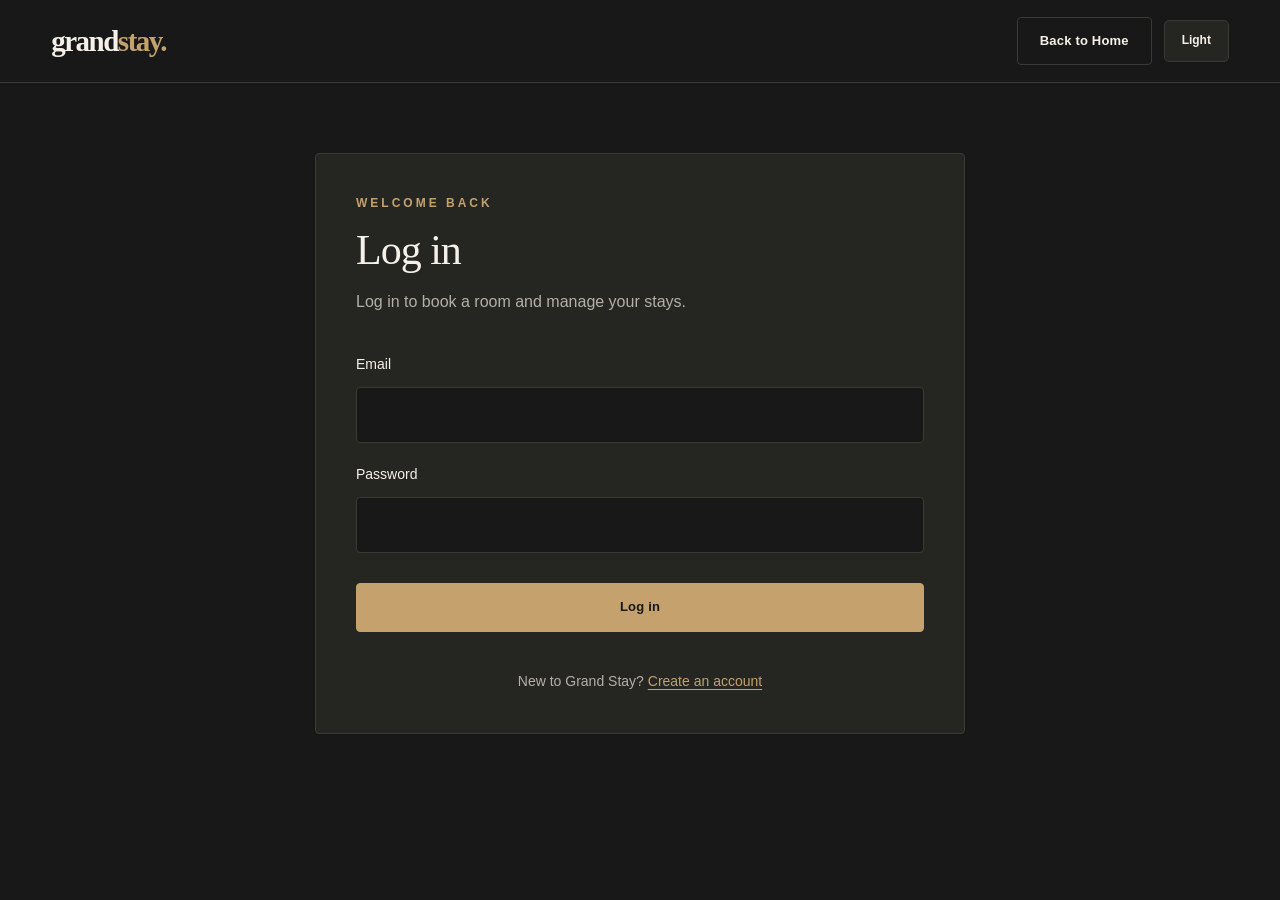
<file: hotelmanagement/frontend/booking.html>
<!DOCTYPE html>
<html lang="en">

<head>
    <meta charset="UTF-8">
    <meta name="viewport" content="width=device-width, initial-scale=1.0">
    <meta name="description" content="Book your stay at Grand Stay Hotel.">
    <title>Book a Stay | Grand Stay</title>
    <link rel="stylesheet" href="style.css">
</head>

<body class="dark-mode">

    <header class="site-header">
        <div class="nav-container">
            <a href="index.html" class="logo">
                grand<span>stay.</span>
            </a>

            <div class="header-actions">
                <a href="index.html" class="btn btn-secondary">
                    Back to Home
                </a>
                <div id="auth-area" class="auth-area"></div>
                <button id="theme-toggle" class="theme-toggle" type="button">
                    <span id="theme-icon">Light</span>
                </button>
            </div>
        </div>
    </header>

    <main class="booking-page">
        <section class="booking-form-section">
            <p class="section-label">YOUR STAY, YOUR WAY</p>
            <h1>Reserve Your Room</h1>
            <p>
                Choose a room type and your dates. We'll assign you an available room of that type.
            </p>

            <form id="booking-form">
                <label for="room-id">Select Room Type</label>
                <select id="room-id" name="roomType" required>
                    <option value="">Loading room types...</option>
                </select>

                <label for="check-in">Check-in Date</label>
                <input type="date" id="check-in" name="checkIn" required>

                <label for="check-out">Check-out Date</label>
                <input type="date" id="check-out" name="checkOut" required>

                <label for="guests">Number of Guests</label>
                <input type="number" id="guests" name="guests" min="1" max="10" value="1" required>

                <button type="submit" class="btn">
                    Continue to Booking
                </button>

                <p id="booking-message" role="status"></p>
            </form>
        </section>
    </main>

    <script src="config.js"></script>
    <script src="auth.js"></script>
    <script src="booking.js"></script>
</body>

</html>
</file>
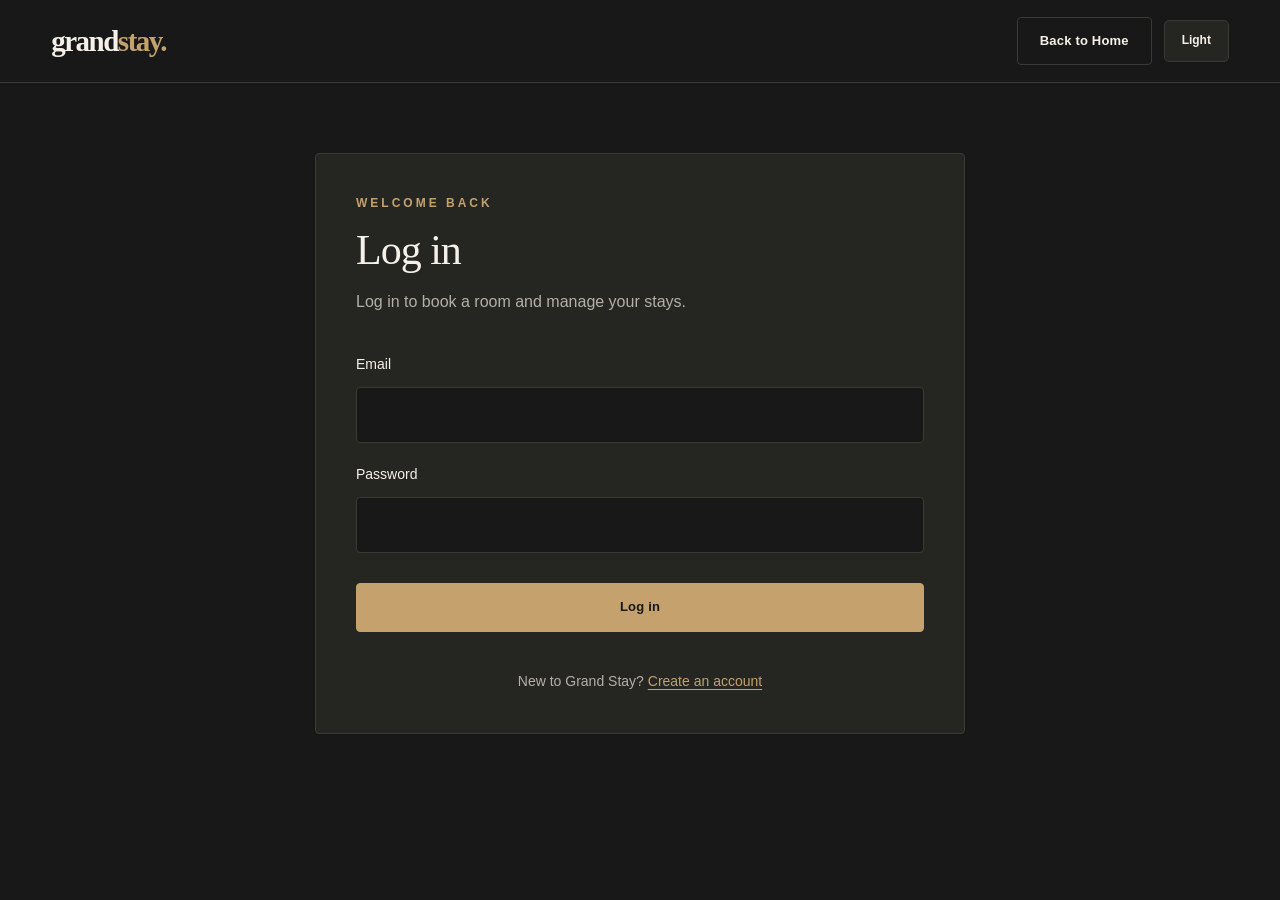
<file: hotelmanagement/frontend/confirmation.html>
<!DOCTYPE html>
<html lang="en">

<head>
    <meta charset="UTF-8">
    <meta name="viewport" content="width=device-width, initial-scale=1.0">
    <meta name="description" content="Your Grand Stay booking confirmation.">
    <title>Booking Confirmed | Grand Stay</title>
    <link rel="stylesheet" href="style.css">
</head>

<body class="dark-mode">

    <header class="site-header">
        <div class="nav-container">
            <a href="index.html" class="logo">
                grand<span>stay.</span>
            </a>

            <div class="header-actions">
                <div id="auth-area" class="auth-area"></div>
                <button id="theme-toggle" class="theme-toggle" type="button">
                    <span id="theme-icon">Light</span>
                </button>
            </div>
        </div>
    </header>

    <main class="confirmation-page">
        <section class="confirmation-card">
            <p class="section-label">GRAND STAY HOTEL</p>

            <div class="confirmation-symbol" aria-hidden="true">✓</div>

            <h1>Booking Confirmed</h1>
            <p class="confirmation-intro">
                Thank you for choosing Grand Stay. Your booking details are below.
            </p>

            <div id="confirmation-details">
                <p>Loading your booking details...</p>
            </div>

            <div class="confirmation-actions">
                <a href="index.html" class="btn">Return to Home</a>
                <button id="print-booking" class="btn btn-secondary" type="button">
                    Print Confirmation
                </button>
            </div>

            <p id="confirmation-message" role="status"></p>
        </section>
    </main>

    <script src="config.js"></script>
    <script src="auth.js"></script>
    <script src="confirmation.js"></script>
</body>

</html>
</file>
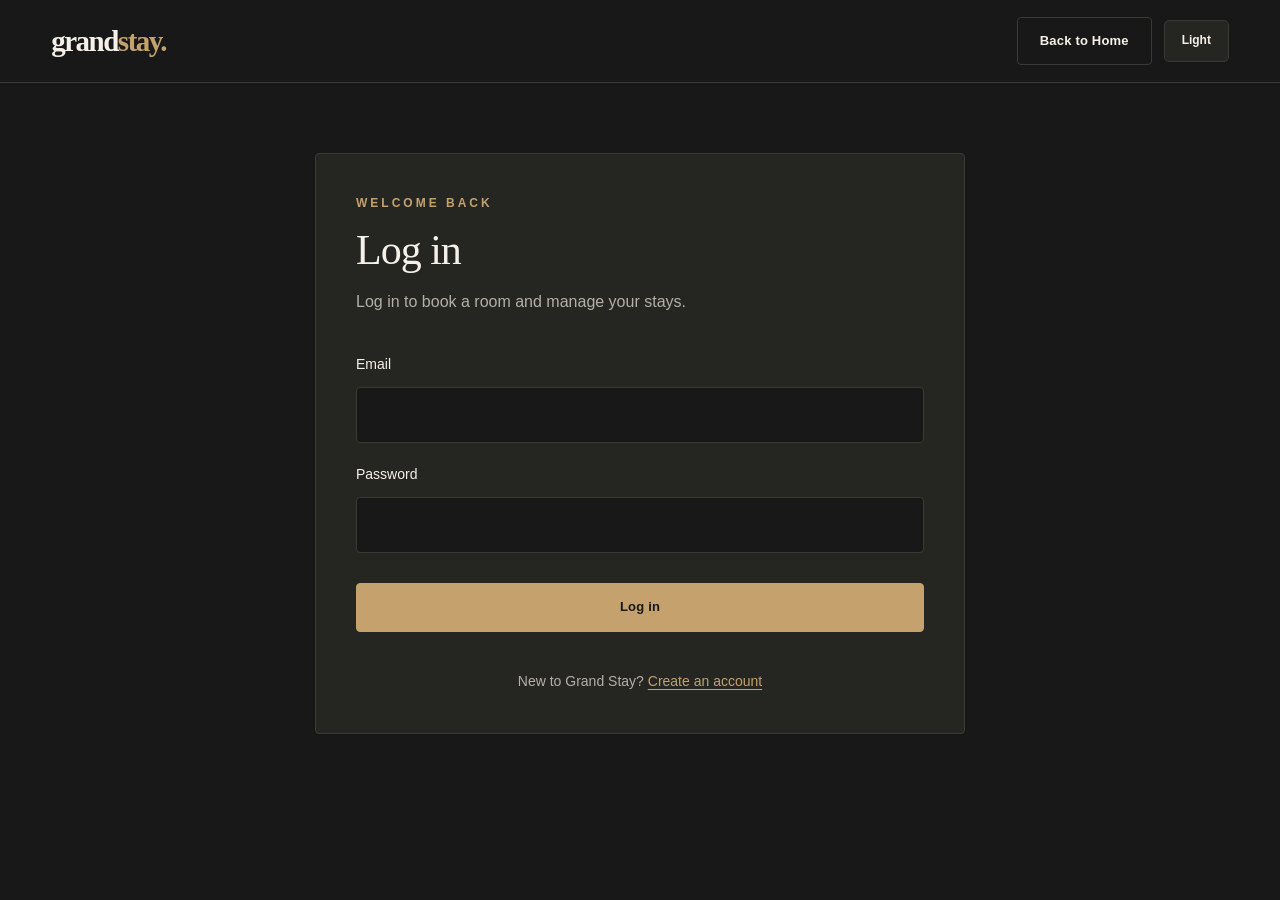
<file: hotelmanagement/frontend/login.html>
<!DOCTYPE html>
<html lang="en">

<head>
    <meta charset="UTF-8">
    <meta name="viewport" content="width=device-width, initial-scale=1.0">
    <meta name="description" content="Log in to your Grand Stay account.">
    <title>Log in | Grand Stay</title>
    <link rel="stylesheet" href="style.css">
</head>

<body class="dark-mode">

    <header class="site-header">
        <div class="nav-container">
            <a href="index.html" class="logo">
                grand<span>stay.</span>
            </a>

            <div class="header-actions">
                <a href="index.html" class="btn btn-secondary">
                    Back to Home
                </a>
                <button id="theme-toggle" class="theme-toggle" type="button">
                    <span id="theme-icon">Light</span>
                </button>
            </div>
        </div>
    </header>

    <main class="booking-page">
        <section class="booking-form-section">
            <p class="section-label">WELCOME BACK</p>
            <h1>Log in</h1>
            <p>
                Log in to book a room and manage your stays.
            </p>

            <form id="auth-form" class="auth-form" novalidate>
                <label for="email">Email</label>
                <input type="email" id="email" name="email" autocomplete="username" required>

                <label for="password">Password</label>
                <input type="password" id="password" name="password" autocomplete="current-password" required>

                <button type="submit" class="btn" id="auth-submit">
                    Log in
                </button>

                <p id="auth-message" role="status" aria-live="polite"></p>
            </form>

            <p class="auth-switch">
                New to Grand Stay? <a id="register-link" href="register.html">Create an account</a>
            </p>
        </section>
    </main>

    <script src="config.js"></script>
    <script src="auth.js"></script>
    <script src="theme.js"></script>
    <script src="login.js"></script>
</body>

</html>
</file>
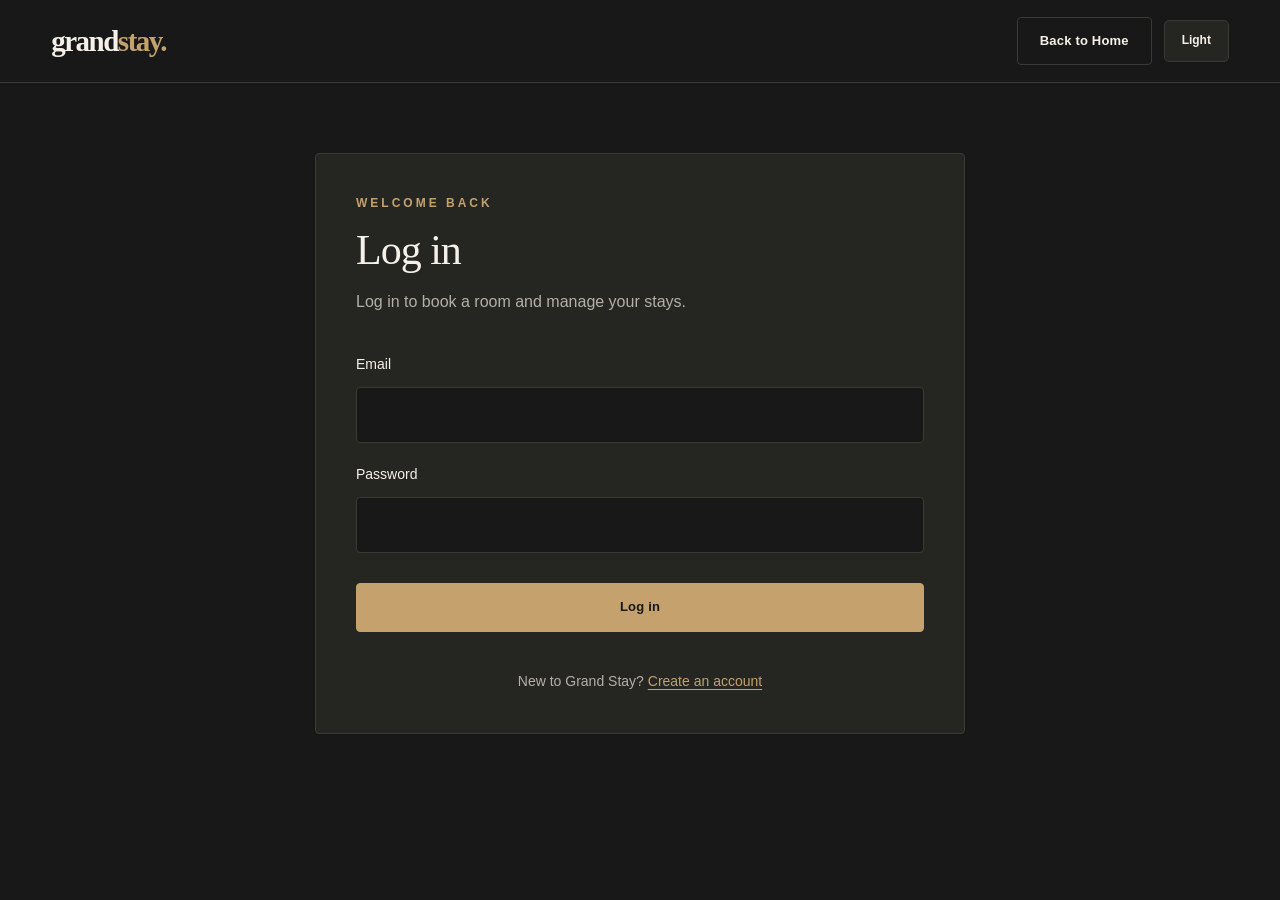
<file: hotelmanagement/frontend/my-bookings.html>
<!DOCTYPE html>
<html lang="en">

<head>
    <meta charset="UTF-8">
    <meta name="viewport" content="width=device-width, initial-scale=1.0">
    <meta name="description" content="Your Grand Stay bookings.">
    <title>My Bookings | Grand Stay</title>
    <link rel="stylesheet" href="style.css">
</head>

<body class="dark-mode">

    <header class="site-header">
        <div class="nav-container">
            <a href="index.html" class="logo">
                grand<span>stay.</span>
            </a>

            <div class="header-actions">
                <a href="booking.html" class="btn btn-primary">Book a Stay</a>
                <div id="auth-area" class="auth-area"></div>
                <button id="theme-toggle" class="theme-toggle" type="button">
                    <span id="theme-icon">Light</span>
                </button>
            </div>
        </div>
    </header>

    <main class="bookings-page">
        <section class="bookings-section">
            <p class="section-label">YOUR STAYS</p>
            <h1>My bookings</h1>

            <p id="bookings-message" role="status" aria-live="polite">Loading your bookings...</p>

            <div id="bookings-list" class="bookings-list"></div>
        </section>
    </main>

    <script src="config.js"></script>
    <script src="auth.js"></script>
    <script src="theme.js"></script>
    <script src="my-bookings.js"></script>
</body>

</html>
</file>
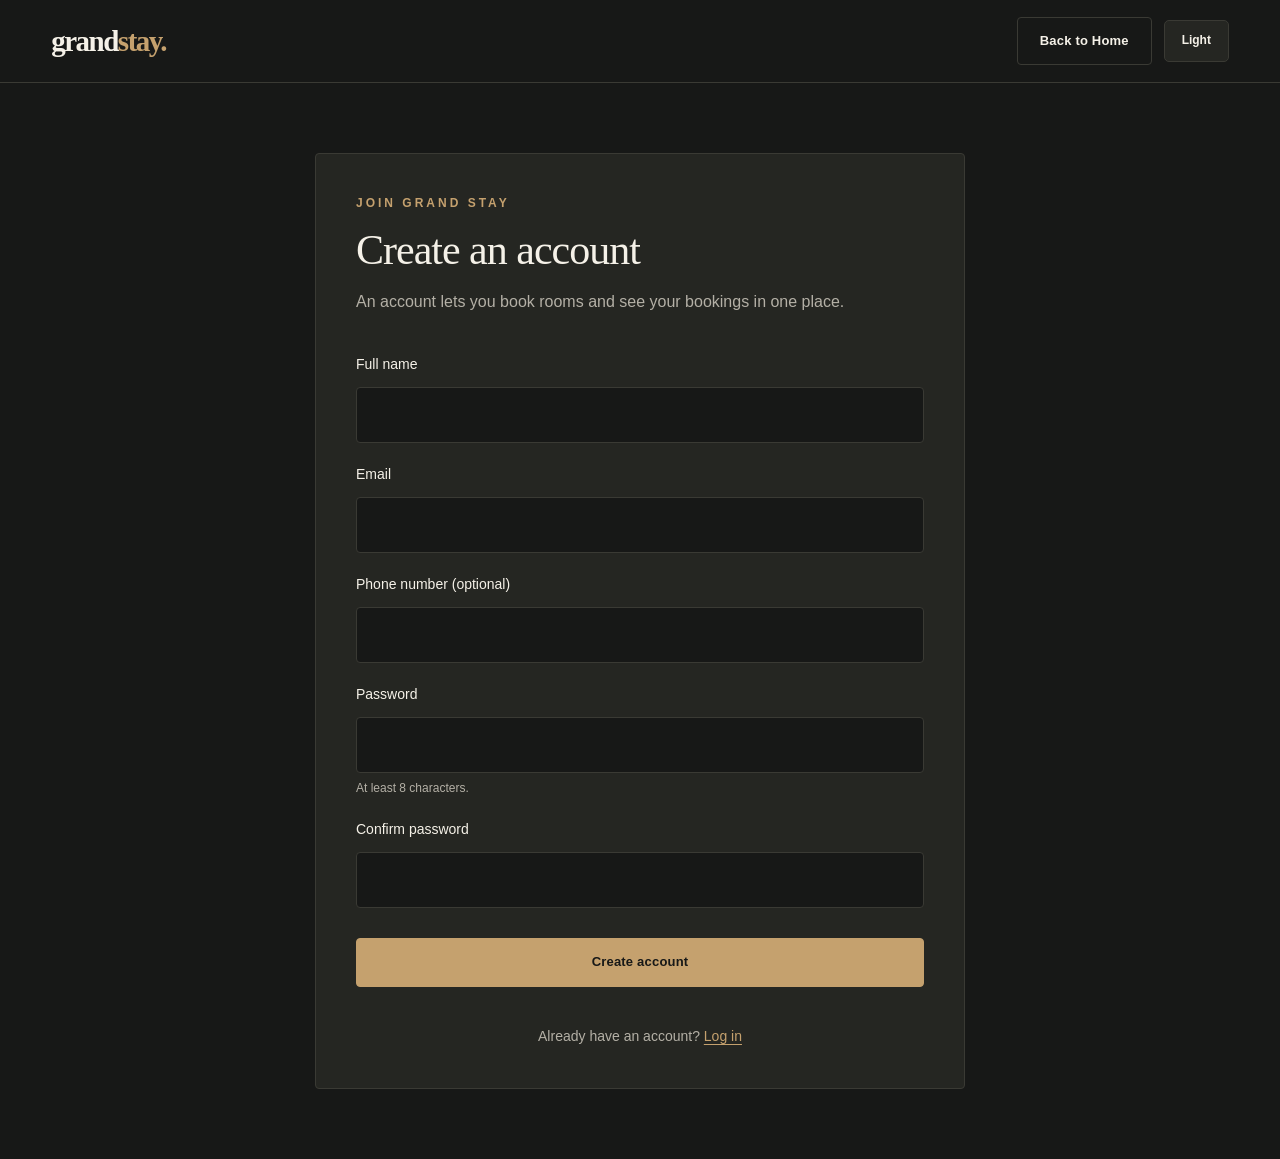
<file: hotelmanagement/frontend/register.html>
<!DOCTYPE html>
<html lang="en">

<head>
    <meta charset="UTF-8">
    <meta name="viewport" content="width=device-width, initial-scale=1.0">
    <meta name="description" content="Create your Grand Stay account.">
    <title>Create an account | Grand Stay</title>
    <link rel="stylesheet" href="style.css">
</head>

<body class="dark-mode">

    <header class="site-header">
        <div class="nav-container">
            <a href="index.html" class="logo">
                grand<span>stay.</span>
            </a>

            <div class="header-actions">
                <a href="index.html" class="btn btn-secondary">
                    Back to Home
                </a>
                <button id="theme-toggle" class="theme-toggle" type="button">
                    <span id="theme-icon">Light</span>
                </button>
            </div>
        </div>
    </header>

    <main class="booking-page">
        <section class="booking-form-section">
            <p class="section-label">JOIN GRAND STAY</p>
            <h1>Create an account</h1>
            <p>
                An account lets you book rooms and see your bookings in one place.
            </p>

            <form id="auth-form" class="auth-form" novalidate>
                <label for="full-name">Full name</label>
                <input type="text" id="full-name" name="fullName" autocomplete="name" maxlength="100" required>

                <label for="email">Email</label>
                <input type="email" id="email" name="email" autocomplete="email" required>

                <label for="phone">Phone number (optional)</label>
                <input type="tel" id="phone" name="phone" autocomplete="tel" maxlength="20">

                <label for="password">Password</label>
                <input type="password" id="password" name="password" autocomplete="new-password" minlength="8" required>
                <p class="form-hint">At least 8 characters.</p>

                <label for="confirm-password">Confirm password</label>
                <input type="password" id="confirm-password" name="confirmPassword" autocomplete="new-password" required>

                <button type="submit" class="btn" id="auth-submit">
                    Create account
                </button>

                <p id="auth-message" role="status" aria-live="polite"></p>
            </form>

            <p class="auth-switch">
                Already have an account? <a id="login-link" href="login.html">Log in</a>
            </p>
        </section>
    </main>

    <script src="config.js"></script>
    <script src="auth.js"></script>
    <script src="theme.js"></script>
    <script src="register.js"></script>
</body>

</html>
</file>
<file: hotelmanagement/frontend/style.css>
/* ========================================
   GRAND STAY — LUXURY HOTEL WEBSITE
   Theme: Charcoal, Champagne Gold, Ivory
======================================== */


/* ---------- 1. Theme Variables ---------- */

:root {
    color-scheme: light;
    --bg: #F5F1E8;
    --surface: #FFFDFA;
    --text: #252622;
    --muted: #66655E;
    --primary: #86672F;
    --primary-hover: #6F5429;
    --primary-contrast: #FFFFFF;
    --border: #E3DCCE;
    --soft-neutral: #EBE4D8;
    --shadow: 0 12px 35px rgba(35, 30, 22, 0.08);
    --danger: #9B2C2C;
}

body.dark-mode {
    color-scheme: dark;
    --bg: #171817;
    --surface: #252622;
    --text: #F5F1E8;
    --muted: #B4B0A6;
    --primary: #C5A16E;
    --primary-hover: #D8B98B;
    --primary-contrast: #171817;
    --border: #3A3A34;
    --soft-neutral: #30312C;
    --shadow: 0 12px 35px rgba(0, 0, 0, 0.25);
    --danger: #E58A8A;
}


/* ---------- 2. Reset and Base ---------- */

* {
    margin: 0;
    padding: 0;
    box-sizing: border-box;
}

html {
    scroll-behavior: smooth;
    scroll-padding-top: 90px;
}

body {
    font-family: "Segoe UI", Arial, sans-serif;
    background: var(--bg);
    color: var(--text);
    line-height: 1.6;
    transition: background-color 0.3s ease, color 0.3s ease;
}

img {
    display: block;
    max-width: 100%;
}

a {
    color: inherit;
    text-decoration: none;
}

button,
input,
select,
textarea {
    font: inherit;
}

button {
    cursor: pointer;
}

button:focus-visible,
a:focus-visible {
    outline: 2px solid var(--primary);
    outline-offset: 4px;
}

.section-container {
    width: min(1160px, 90%);
    margin-inline: auto;
}


/* ---------- 3. Header and Navigation ---------- */

.site-header {
    width: 100%;
    position: sticky;
    top: 0;
    z-index: 1000;
    background: var(--bg);
    border-bottom: 1px solid var(--border);
    transition: background-color 0.3s ease;
}

.nav-container {
    width: min(1240px, 92%);
    min-height: 82px;
    margin-inline: auto;
    display: flex;
    align-items: center;
    justify-content: space-between;
    gap: 28px;
}

.logo {
    font-family: Georgia, "Times New Roman", serif;
    font-size: 29px;
    font-weight: 700;
    letter-spacing: -1.5px;
    white-space: nowrap;
}

.logo span {
    color: var(--primary);
}

.nav-links {
    display: flex;
    align-items: center;
    gap: 34px;
}

.nav-links a {
    color: var(--muted);
    font-size: 14px;
    font-weight: 500;
    transition: color 0.2s ease;
}

.nav-links a:hover {
    color: var(--primary);
}

.header-actions {
    display: flex;
    align-items: center;
    gap: 12px;
}

.booking-link {
    display: none;
}

.theme-toggle {
    min-width: 65px;
    padding: 10px 13px;
    border: 1px solid var(--border);
    border-radius: 5px;
    background: var(--surface);
    color: var(--text);
    font-size: 12px;
    font-weight: 600;
    transition: background-color 0.2s ease, border-color 0.2s ease;
}

.theme-toggle:hover {
    border-color: var(--primary);
}


/* ---------- 4. Buttons ---------- */

.btn {
    display: inline-flex;
    align-items: center;
    justify-content: center;
    gap: 12px;
    min-height: 48px;
    padding: 13px 22px;
    background: var(--primary);
    color: var(--primary-contrast);
    border: 1px solid var(--primary);
    border-radius: 4px;
    font-size: 13px;
    font-weight: 600;
    letter-spacing: 0.2px;
    text-align: center;
    transition: background-color 0.25s ease, color 0.25s ease, border-color 0.25s ease, transform 0.25s ease;
}

.btn:hover {
    background: var(--primary-hover);
    border-color: var(--primary-hover);
    transform: translateY(-2px);
}

.btn:disabled,
.btn[aria-disabled="true"] {
    opacity: 0.55;
    cursor: not-allowed;
    transform: none;
}

.btn-primary {
    background: var(--primary);
    color: var(--primary-contrast);
    border-color: var(--primary);
}

.btn-primary:hover {
    background: var(--primary-hover);
    border-color: var(--primary-hover);
}

.btn-secondary {
    background: transparent;
    color: var(--text);
    border-color: var(--border);
}

.btn-secondary:hover {
    background: transparent;
    border-color: var(--primary);
    color: var(--primary);
}

.arrow {
    font-size: 18px;
    line-height: 1;
}


/* ---------- 5. Hero Section ---------- */

.hero {
    padding: 75px 0 95px;
    overflow: hidden;
}

.hero-container {
    width: min(1240px, 92%);
    margin-inline: auto;
    display: grid;
    grid-template-columns: 0.95fr 1.05fr;
    align-items: center;
    gap: 65px;
}

.hero-content {
    max-width: 530px;
}

.eyebrow {
    color: var(--primary);
    font-size: 11px;
    font-weight: 700;
    letter-spacing: 2.5px;
    line-height: 1.7;
    margin-bottom: 22px;
}

.hero h1 {
    font-family: Georgia, "Times New Roman", serif;
    font-size: clamp(44px, 5.3vw, 72px);
    font-weight: 400;
    line-height: 1.1;
    letter-spacing: -2px;
    margin-bottom: 25px;
}

.hero h1 span,
.section-heading h2 span,
.about-content h2 span {
    color: var(--primary);
    font-style: italic;
}

.hero-description {
    max-width: 430px;
    margin-bottom: 30px;
    color: var(--muted);
    font-size: 15px;
    line-height: 1.9;
}

.hero-actions {
    display: flex;
    flex-wrap: wrap;
    gap: 12px;
}

.hero-note {
    display: flex;
    align-items: center;
    gap: 10px;
    margin-top: 32px;
    color: var(--muted);
    font-size: 12px;
}

.status-dot {
    width: 7px;
    height: 7px;
    display: inline-block;
    border-radius: 50%;
    background: var(--primary);
}


/* ---------- 6. Hero Image ---------- */

.hero-visual {
    position: relative;
    min-width: 0;
}

.hero-image {
    width: 100%;
    height: 500px;
    object-fit: cover;
    object-position: center;
    border-radius: 3px;
}

.hero-image-caption {
    position: absolute;
    left: -28px;
    bottom: 30px;
    width: min(340px, 85%);
    padding: 22px 24px;
    display: flex;
    align-items: center;
    justify-content: space-between;
    gap: 15px;
    background: var(--surface);
    color: var(--text);
    border: 1px solid var(--border);
    box-shadow: var(--shadow);
}

.hero-image-caption h3 {
    font-family: Georgia, "Times New Roman", serif;
    font-size: 19px;
    font-weight: 400;
    margin-bottom: 4px;
}

.hero-image-caption p {
    color: var(--muted);
    font-size: 12px;
}

.caption-arrow {
    width: 40px;
    height: 40px;
    flex-shrink: 0;
    display: grid;
    place-items: center;
    background: var(--soft-neutral);
    color: var(--text);
    border-radius: 50%;
    font-size: 20px;
}


/* ---------- 7. Rooms Section ---------- */

.rooms-section {
    padding: 90px 0;
    background: var(--surface);
    border-top: 1px solid var(--border);
    border-bottom: 1px solid var(--border);
}

.section-heading {
    display: flex;
    justify-content: space-between;
    align-items: end;
    gap: 35px;
    margin-bottom: 42px;
}

.section-heading .eyebrow {
    margin-bottom: 12px;
}

.section-heading h2 {
    max-width: 650px;
    font-family: Georgia, "Times New Roman", serif;
    font-size: clamp(30px, 4vw, 46px);
    font-weight: 400;
    line-height: 1.25;
    letter-spacing: -1px;
}

.section-description {
    max-width: 310px;
    color: var(--muted);
    font-size: 14px;
    line-height: 1.8;
}

.room-grid {
    display: grid;
    grid-template-columns: repeat(auto-fill, minmax(290px, 1fr));
    gap: 25px;
}

.loading-message {
    grid-column: 1 / -1;
    padding: 40px 20px;
    text-align: center;
    color: var(--muted);
    background: var(--bg);
    border: 1px solid var(--border);
    font-size: 14px;
}


/* ---------- 8. Room Cards ---------- */

.room-card {
    min-width: 0;
    display: flex;
    flex-direction: column;
    overflow: hidden;
    background: var(--bg);
    border: 1px solid var(--border);
    transition: transform 0.25s ease, box-shadow 0.25s ease;
}

.room-card:hover {
    transform: translateY(-5px);
    box-shadow: var(--shadow);
}

.room-card img {
    width: 100%;
    height: 235px;
    object-fit: cover;
}

.room-card-content {
    flex: 1;
    display: flex;
    flex-direction: column;
    padding: 23px;
}

.room-card h3 {
    font-family: Georgia, "Times New Roman", serif;
    font-size: 23px;
    font-weight: 400;
    margin-bottom: 9px;
}

.room-card p {
    color: var(--muted);
    font-size: 13px;
    line-height: 1.8;
}

.room-card .room-price {
    color: var(--primary);
    font-size: 18px;
    font-weight: 700;
    margin: 17px 0;
}

.room-card .btn {
    width: 100%;
    margin-top: auto;
}


/* ---------- 9. About Section ---------- */

.about-section {
    padding: 100px 0;
}

.about-container {
    display: grid;
    grid-template-columns: 1fr 0.9fr;
    align-items: center;
    gap: 80px;
}

.about-image-wrapper {
    position: relative;
}

.about-image {
    width: 100%;
    height: 460px;
    object-fit: cover;
    border-radius: 3px;
}

.about-content {
    max-width: 480px;
}

.about-content .eyebrow {
    margin-bottom: 18px;
}

.about-content h2 {
    font-family: Georgia, "Times New Roman", serif;
    font-size: clamp(36px, 4vw, 52px);
    font-weight: 400;
    line-height: 1.2;
    letter-spacing: -1px;
    margin-bottom: 25px;
}

.about-content p:not(.eyebrow) {
    color: var(--muted);
    font-size: 14px;
    line-height: 1.9;
    margin-bottom: 18px;
}

.about-content .btn {
    margin-top: 12px;
}


/* ---------- 10. Booking Call to Action ---------- */

.booking-section {
    padding: 85px 5%;
    text-align: center;
    background: var(--soft-neutral);
    border-top: 1px solid var(--border);
    border-bottom: 1px solid var(--border);
}

.booking-content {
    max-width: 700px;
    margin-inline: auto;
}

.booking-content .eyebrow {
    margin-bottom: 15px;
}

.booking-content h2 {
    font-family: Georgia, "Times New Roman", serif;
    font-size: clamp(34px, 5vw, 52px);
    font-weight: 400;
    line-height: 1.2;
    margin-bottom: 18px;
}

.booking-content>p:not(.eyebrow) {
    color: var(--muted);
    font-size: 14px;
    margin-bottom: 28px;
}


/* ---------- 11. Footer ---------- */

.site-footer {
    background: var(--bg);
    color: var(--text);
}

.footer-container {
    display: grid;
    grid-template-columns: 1.6fr 1fr 1fr;
    gap: 55px;
    padding-top: 65px;
    padding-bottom: 55px;
}

.footer-brand {
    max-width: 320px;
}

.footer-brand p {
    color: var(--muted);
    font-size: 13px;
    line-height: 1.9;
    margin-top: 15px;
}

.footer-links {
    display: flex;
    flex-direction: column;
    align-items: flex-start;
    gap: 12px;
}

.footer-links h3 {
    font-family: Georgia, "Times New Roman", serif;
    font-size: 18px;
    font-weight: 400;
    margin-bottom: 5px;
}

.footer-links a {
    color: var(--muted);
    font-size: 13px;
    transition: color 0.2s ease;
}

.footer-links a:hover {
    color: var(--primary);
}

.footer-bottom {
    padding: 20px 5%;
    text-align: center;
    border-top: 1px solid var(--border);
}

.footer-bottom p {
    color: var(--muted);
    font-size: 12px;
}


/* ---------- 12. Responsive: Tablets ---------- */

@media (max-width: 1000px) {
    .nav-container {
        gap: 18px;
    }
    .nav-links {
        gap: 18px;
    }
    .header-actions {
        gap: 8px;
    }
    .header-actions .btn {
        padding: 12px 15px;
    }
    .hero-container {
        gap: 40px;
    }
    .hero-image {
        height: 430px;
    }
    .about-container {
        gap: 45px;
    }
    .about-image {
        height: 400px;
    }
}


/* ---------- 13. Responsive: Small Tablets ---------- */

@media (max-width: 760px) {
    .nav-container {
        min-height: 75px;
        flex-wrap: wrap;
        padding: 15px 0;
    }
    .logo {
        font-size: 26px;
    }
    .nav-links {
        order: 3;
        width: 100%;
        justify-content: center;
        padding-top: 12px;
        border-top: 1px solid var(--border);
    }
    .header-actions {
        margin-left: auto;
    }
    .header-actions .btn-primary {
        display: none;
    }
    html {
        scroll-padding-top: 140px;
    }
    .booking-link {
        display: inline-block;
        color: var(--primary);
        font-size: 12px;
        font-weight: 700;
    }
    .hero {
        padding: 55px 0 70px;
    }
    .hero-container {
        grid-template-columns: 1fr;
        gap: 40px;
    }
    .hero-content {
        max-width: 600px;
    }
    .hero h1 {
        font-size: clamp(44px, 9vw, 65px);
    }
    .hero-image {
        height: 430px;
    }
    .hero-image-caption {
        left: 15px;
        bottom: 18px;
    }
    .section-heading {
        align-items: flex-start;
        flex-direction: column;
        gap: 15px;
    }
    .section-description {
        max-width: 500px;
    }
    .room-grid {
        grid-template-columns: repeat(2, minmax(0, 1fr));
        gap: 18px;
    }
    .about-container {
        grid-template-columns: 1fr;
        gap: 35px;
    }
    .about-image {
        height: 420px;
    }
    .about-content {
        max-width: 600px;
    }
    .footer-container {
        grid-template-columns: 1fr 1fr;
        gap: 35px;
    }
    .footer-brand {
        grid-column: 1 / -1;
    }
}


/* ---------- 14. Responsive: Mobile ---------- */

@media (max-width: 480px) {
    .section-container {
        width: 90%;
    }
    .nav-container {
        width: 90%;
    }
    .nav-links {
        justify-content: space-between;
        gap: 10px;
    }
    .nav-links a {
        font-size: 12px;
    }
    .theme-toggle {
        min-width: 56px;
        padding: 9px 10px;
        font-size: 11px;
    }
    .hero {
        padding-top: 42px;
    }
    .hero h1 {
        font-size: 43px;
        letter-spacing: -1.5px;
    }
    .hero-description {
        font-size: 14px;
    }
    .hero-actions {
        flex-direction: column;
        align-items: stretch;
    }
    .hero-actions .btn {
        width: 100%;
    }
    .hero-image {
        height: 330px;
    }
    .hero-image-caption {
        width: 90%;
        padding: 17px;
    }
    .hero-image-caption h3 {
        font-size: 17px;
    }
    .rooms-section {
        padding: 65px 0;
    }
    .section-heading h2 {
        font-size: 32px;
    }
    .room-grid {
        grid-template-columns: 1fr;
    }
    .room-card img {
        height: 230px;
    }
    .about-section {
        padding: 70px 0;
    }
    .about-image {
        height: 300px;
    }
    .about-content h2 {
        font-size: 38px;
    }
    .booking-section {
        padding: 65px 6%;
    }
    .footer-container {
        grid-template-columns: 1fr 1fr;
        gap: 30px 20px;
        padding-top: 45px;
        padding-bottom: 40px;
    }
    .footer-brand {
        grid-column: 1 / -1;
    }
}


/* ---------- 15. Reduced Motion ---------- */

@media (prefers-reduced-motion: reduce) {
    *,
    *::before,
    *::after {
        scroll-behavior: auto !important;
        transition-duration: 0.01ms !important;
        animation-duration: 0.01ms !important;
        animation-iteration-count: 1 !important;
    }
}


/* Booking Page */

.booking-page {
    min-height: 80vh;
    padding: 70px 20px;
    display: flex;
    justify-content: center;
    align-items: flex-start;
}

.booking-form-section {
    width: 100%;
    max-width: 650px;
    padding: 40px;
    background: var(--surface);
    border: 1px solid var(--border);
    border-radius: 4px;
}

.booking-form-section .section-label {
    color: var(--primary);
    font-size: 12px;
    letter-spacing: 3px;
    font-weight: 600;
    margin-bottom: 12px;
}

.booking-form-section h1 {
    color: var(--text);
    font-family: Georgia, "Times New Roman", serif;
    font-size: clamp(30px, 5vw, 42px);
    font-weight: 400;
    line-height: 1.2;
    letter-spacing: -1px;
    margin-bottom: 12px;
}

.booking-form-section>p:not(.section-label) {
    color: var(--muted);
    line-height: 1.7;
    margin-bottom: 30px;
}

#booking-form,
.auth-form {
    display: flex;
    flex-direction: column;
    gap: 12px;
}

#booking-form label,
.auth-form label {
    color: var(--text);
    font-size: 14px;
    font-weight: 500;
    margin-top: 8px;
}

#booking-form input,
#booking-form select,
.auth-form input {
    width: 100%;
    padding: 14px;
    border: 1px solid var(--border);
    border-radius: 4px;
    background: var(--bg);
    color: var(--text);
    font: inherit;
    outline: none;
}

#booking-form input:focus,
#booking-form select:focus,
.auth-form input:focus {
    border-color: var(--primary);
    box-shadow: 0 0 0 3px color-mix(in srgb, var(--primary) 30%, transparent);
}

#booking-form option {
    background: var(--surface);
    color: var(--text);
}

#booking-form option:disabled {
    color: var(--muted);
}

#booking-form button,
.auth-form button {
    margin-top: 18px;
    cursor: pointer;
}

#booking-message,
#auth-message,
#bookings-message {
    color: var(--muted);
    font-size: 14px;
    line-height: 1.6;
}

#booking-message:not(:empty),
#auth-message:not(:empty) {
    padding: 12px 14px;
    background: var(--bg);
    border: 1px solid var(--border);
    border-left: 3px solid var(--primary);
    color: var(--text);
}

@media (max-width: 600px) {
    .booking-page {
        padding: 35px 16px;
    }
    .booking-form-section {
        padding: 25px 20px;
    }
}


/* Room Availability Search */

.room-search {
    display: flex;
    align-items: center;
    flex-wrap: wrap;
    gap: 14px;
    margin: 30px 0;
    padding: 24px;
    background: var(--surface);
    border: 1px solid var(--border);
    border-radius: 4px;
}

.room-search label {
    color: var(--text);
    font-size: 14px;
    font-weight: 500;
}

.room-search input {
    min-width: 160px;
    padding: 12px;
    color: var(--text);
    background: var(--bg);
    border: 1px solid var(--border);
    border-radius: 4px;
    font: inherit;
    color-scheme: dark;
}

body:not(.dark-mode) .room-search input {
    color-scheme: light;
}

.room-search input:focus {
    outline: 2px solid var(--primary);
    outline-offset: 2px;
}

.room-search button {
    cursor: pointer;
}

@media (max-width: 600px) {
    .room-search {
        flex-direction: column;
        align-items: stretch;
        padding: 18px;
    }
    .room-search input,
    .room-search button {
        width: 100%;
        min-width: 0;
    }
}


/* Booking Confirmation Page */

.confirmation-page {
    min-height: 80vh;
    padding: 70px 20px;
    display: flex;
    justify-content: center;
    align-items: flex-start;
}

.confirmation-card {
    width: 100%;
    max-width: 560px;
    padding: 44px 40px;
    text-align: center;
    background: var(--surface);
    border: 1px solid var(--border);
    border-radius: 4px;
    box-shadow: var(--shadow);
}

.confirmation-card .section-label {
    color: var(--primary);
    font-size: 12px;
    font-weight: 600;
    letter-spacing: 3px;
    margin-bottom: 22px;
}

.confirmation-symbol {
    width: 64px;
    height: 64px;
    margin: 0 auto 22px;
    display: grid;
    place-items: center;
    color: var(--primary);
    border: 2px solid var(--primary);
    border-radius: 50%;
    font-size: 30px;
    line-height: 1;
}

.confirmation-card h1 {
    font-family: Georgia, "Times New Roman", serif;
    font-size: clamp(30px, 5vw, 42px);
    font-weight: 400;
    line-height: 1.2;
    letter-spacing: -1px;
    margin-bottom: 12px;
}

.confirmation-intro {
    max-width: 380px;
    margin: 0 auto 30px;
    color: var(--muted);
    font-size: 14px;
    line-height: 1.8;
}

#confirmation-details {
    margin-bottom: 32px;
    text-align: left;
    border-top: 1px solid var(--border);
}

#confirmation-details > p {
    padding: 20px 0;
    color: var(--muted);
    font-size: 14px;
    text-align: center;
}

.confirmation-row {
    display: flex;
    justify-content: space-between;
    align-items: baseline;
    gap: 20px;
    padding: 14px 0;
    border-bottom: 1px solid var(--border);
}

.confirmation-row span {
    color: var(--muted);
    font-size: 13px;
}

.confirmation-row strong {
    color: var(--text);
    font-size: 15px;
    font-weight: 600;
    text-align: right;
    overflow-wrap: anywhere;
}

.confirmation-actions {
    display: flex;
    flex-wrap: wrap;
    justify-content: center;
    gap: 12px;
}

#confirmation-message {
    margin-top: 18px;
    color: var(--muted);
    font-size: 14px;
}

#confirmation-message:empty {
    display: none;
}

@media (max-width: 600px) {
    .confirmation-page {
        padding: 35px 16px;
    }
    .confirmation-card {
        padding: 30px 22px;
    }
    .confirmation-actions .btn {
        width: 100%;
    }
}


/* Print: only the confirmation card */

@media print {
    .site-header,
    .confirmation-actions,
    #confirmation-message {
        display: none !important;
    }
    body,
    body.dark-mode {
        background: #fff;
        color: #000;
        --bg: #fff;
        --surface: #fff;
        --text: #000;
        --muted: #444;
        --border: #bbb;
        --primary: #6F5429;
    }
    .confirmation-page {
        min-height: 0;
        padding: 0;
    }
    .confirmation-card {
        max-width: 100%;
        border: 0;
        box-shadow: none;
    }
}


/* Header: login area */

.auth-area {
    display: flex;
    align-items: center;
    gap: 12px;
}

.auth-name {
    color: var(--text);
    font-size: 13px;
    font-weight: 600;
    white-space: nowrap;
    transition: color 0.2s ease;
}

.auth-name:hover {
    color: var(--primary);
}

.auth-button {
    min-height: 40px;
    padding: 9px 16px;
}

@media (max-width: 480px) {
    .auth-name {
        display: none;
    }
    .auth-button {
        padding: 9px 12px;
    }
}


/* Login and Register */

.auth-form .form-hint {
    margin-top: -6px;
    color: var(--muted);
    font-size: 12px;
}

.booking-form-section > p.auth-switch {
    margin: 26px 0 0;
    text-align: center;
    font-size: 14px;
}

.auth-switch a {
    color: var(--primary);
    text-decoration: underline;
    text-underline-offset: 3px;
}


/* My Bookings */

.bookings-page {
    min-height: 80vh;
    padding: 70px 20px;
    display: flex;
    justify-content: center;
    align-items: flex-start;
}

.bookings-section {
    width: 100%;
    max-width: 760px;
}

.bookings-section .section-label {
    color: var(--primary);
    font-size: 12px;
    font-weight: 600;
    letter-spacing: 3px;
    margin-bottom: 12px;
}

.bookings-section h1 {
    font-family: Georgia, "Times New Roman", serif;
    font-size: clamp(30px, 5vw, 42px);
    font-weight: 400;
    line-height: 1.2;
    letter-spacing: -1px;
    margin-bottom: 18px;
}

#bookings-message {
    margin-bottom: 20px;
}

#bookings-message:empty {
    display: none;
}

#bookings-message a {
    color: var(--primary);
    text-decoration: underline;
    text-underline-offset: 3px;
}

.bookings-list {
    display: flex;
    flex-direction: column;
    gap: 16px;
}

.booking-item {
    padding: 24px;
    background: var(--surface);
    border: 1px solid var(--border);
    border-radius: 4px;
}

.booking-item-head {
    display: flex;
    justify-content: space-between;
    align-items: center;
    gap: 12px;
    margin-bottom: 12px;
}

.booking-item h2 {
    font-family: Georgia, "Times New Roman", serif;
    font-size: 22px;
    font-weight: 400;
}

.status-badge {
    flex-shrink: 0;
    padding: 3px 12px;
    border: 1px solid currentColor;
    border-radius: 999px;
    font-size: 12px;
    font-weight: 600;
}

.status-confirmed {
    color: var(--primary);
}

.status-cancelled,
.status-completed {
    color: var(--muted);
}

.booking-line {
    display: flex;
    justify-content: space-between;
    align-items: baseline;
    gap: 20px;
    padding: 9px 0;
    border-bottom: 1px solid var(--border);
}

.booking-line span {
    color: var(--muted);
    font-size: 13px;
}

.booking-line strong {
    font-size: 14px;
    font-weight: 600;
    text-align: right;
}

.booking-item-actions {
    display: flex;
    flex-wrap: wrap;
    gap: 10px;
    margin-top: 18px;
}

.btn.btn-danger {
    color: var(--danger);
    border-color: var(--danger);
}

.btn.btn-danger:hover {
    color: var(--danger);
    border-color: var(--danger);
    background: color-mix(in srgb, var(--danger) 10%, transparent);
}

@media (max-width: 600px) {
    .bookings-page {
        padding: 35px 16px;
    }
    .booking-item {
        padding: 20px 18px;
    }
    .booking-item-actions .btn {
        width: 100%;
    }
}
</file>
